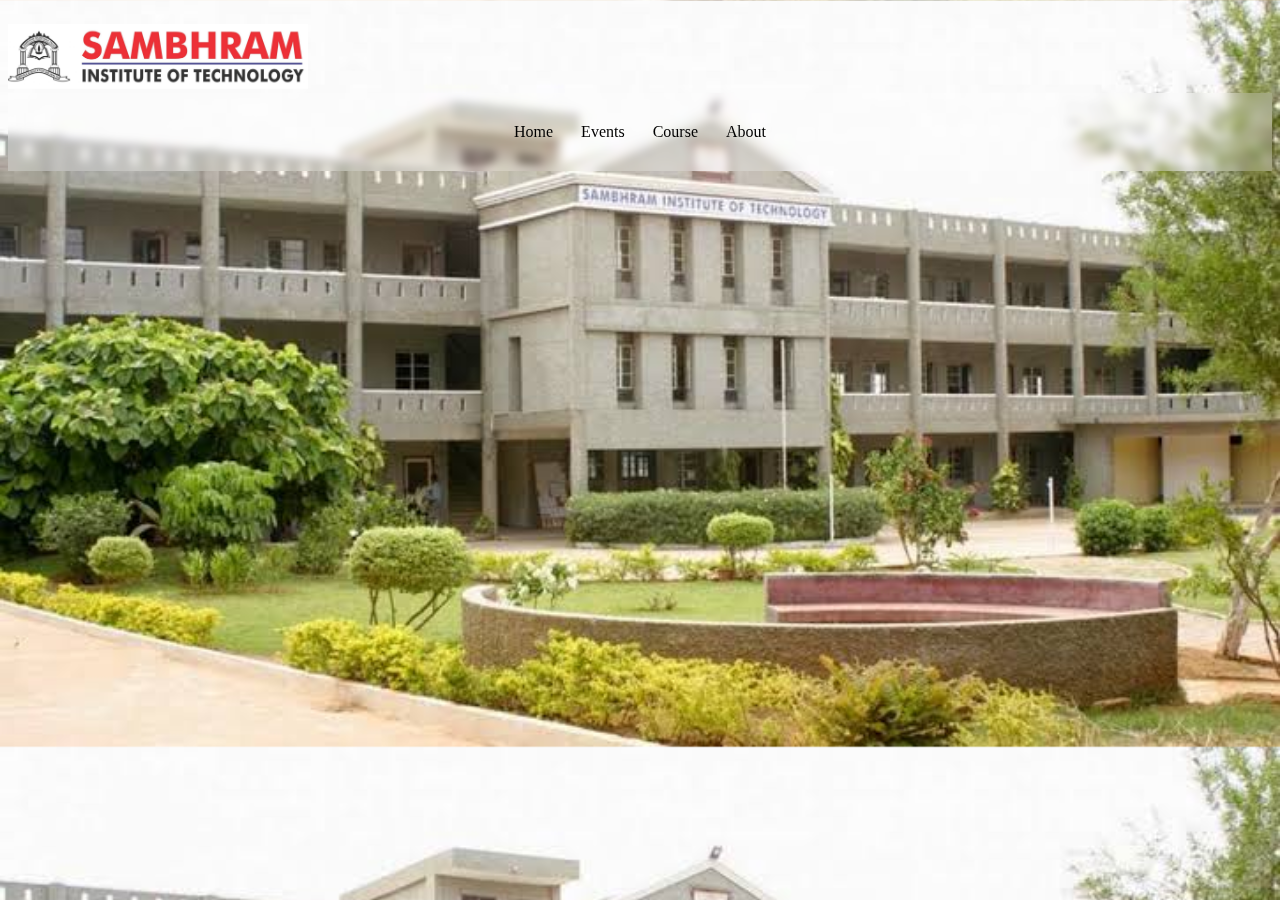
<file: index.html>
<!DOCTYPE html>
<html lang="en">
  <head>
    <meta charset="UTF-8" />
    <meta name="viewport" content="width=device-width, initial-scale=1.0" />
    <title>SAMBHRAM</title>
    <link rel="stylesheet" href="./index.css" />
    <link rel="shortcut icon" href="./icon/logo.jpg" type="image/x-icon" />
    
  </head>

  <body>

    <div id="logos" title="SAMBHRAM Academy of management studies">
      <img src="./icon/home_logo.jpg" width="300px" style="margin-top: 1rem;" alt="">
    </div>

    <div id="navigation_phone">
      <a href="./index.html">Home</a>
      <a href="./events.html">Events</a>
      <a href="./course.html">Course</a>
      <a href="./about.html">About</a>
    </div>
    

  </body>
</html>
</file>
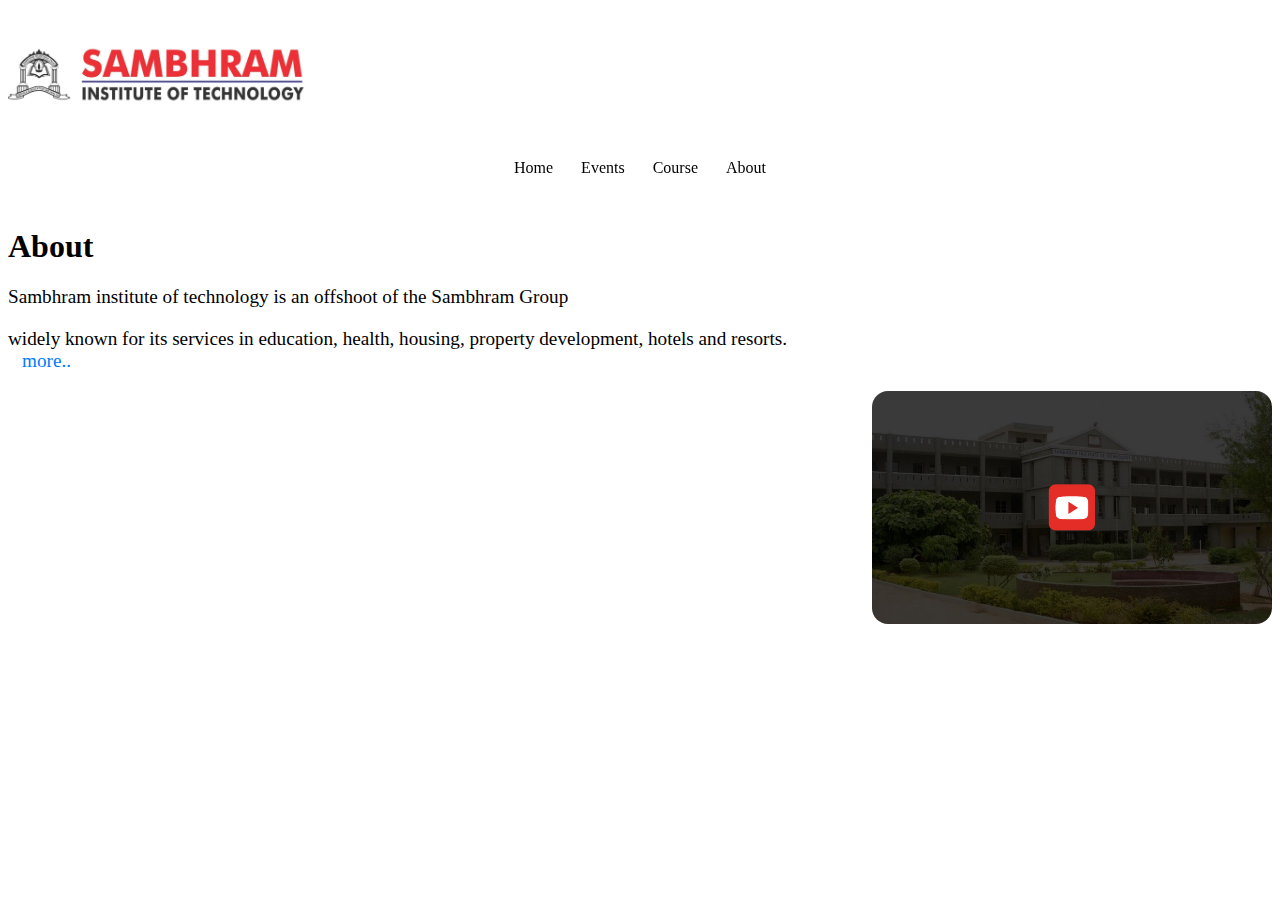
<file: about.html>
<!DOCTYPE html>
<html lang="en">
  <head>
    <meta charset="UTF-8" />
    <meta name="viewport" content="width=device-width, initial-scale=1.0" />
    <title>SAMBHRAM | About</title>
    
    <link rel="stylesheet" href="./index.css" />
    <!-- <link rel="stylesheet" href="./logo.css" /> -->
    <style>
        body{
            background-image: none;
        }
    </style>
    
    <link rel="shortcut icon" href="./icon/logo.jpg" type="image/x-icon" />
    
  </head>
  <body>
    
    <a href="./index.html" style="border: none;">
      <div id="logos" title="SAMBHRAM Academy of management studies">
        <img src="./icon/home_logo.jpg" width="300px" style="margin-top: 1rem;" alt="">
      </div>
    </a>
    
    
    <div id="navigation_phone">
      <a href="./index.html">Home</a>
      <a href="./events.html">Events</a>
      <a href="./course.html">Course</a>
      <a href="./about.html">About</a>
    </div>
    <h1>About</h1>
    <p style="font-size: larger;">Sambhram institute of technology is an offshoot of the Sambhram Group</p>
    <p style="font-size: larger;"> widely known for its services in education, health, housing, property development, hotels and resorts. <br> <a href="https://sambhramit.com/about/" style="color:#007BFF;">more..</a> </p>

    <!-- <img src="./gallery/set1_1.jpg" style="float: right;" alt=""> -->
    
    <a href="https://www.youtube.com/watch?v=nWiWpocS_58" target="_blank"><img src="./icon/heroYoutube.png" style="float: right;border-radius: 1rem; width: 25rem;"  alt="SAMBHRAM" title="play video of SAMBHRAM"></a>
      <!-- contact me -->

  </body>
</html>
</file>
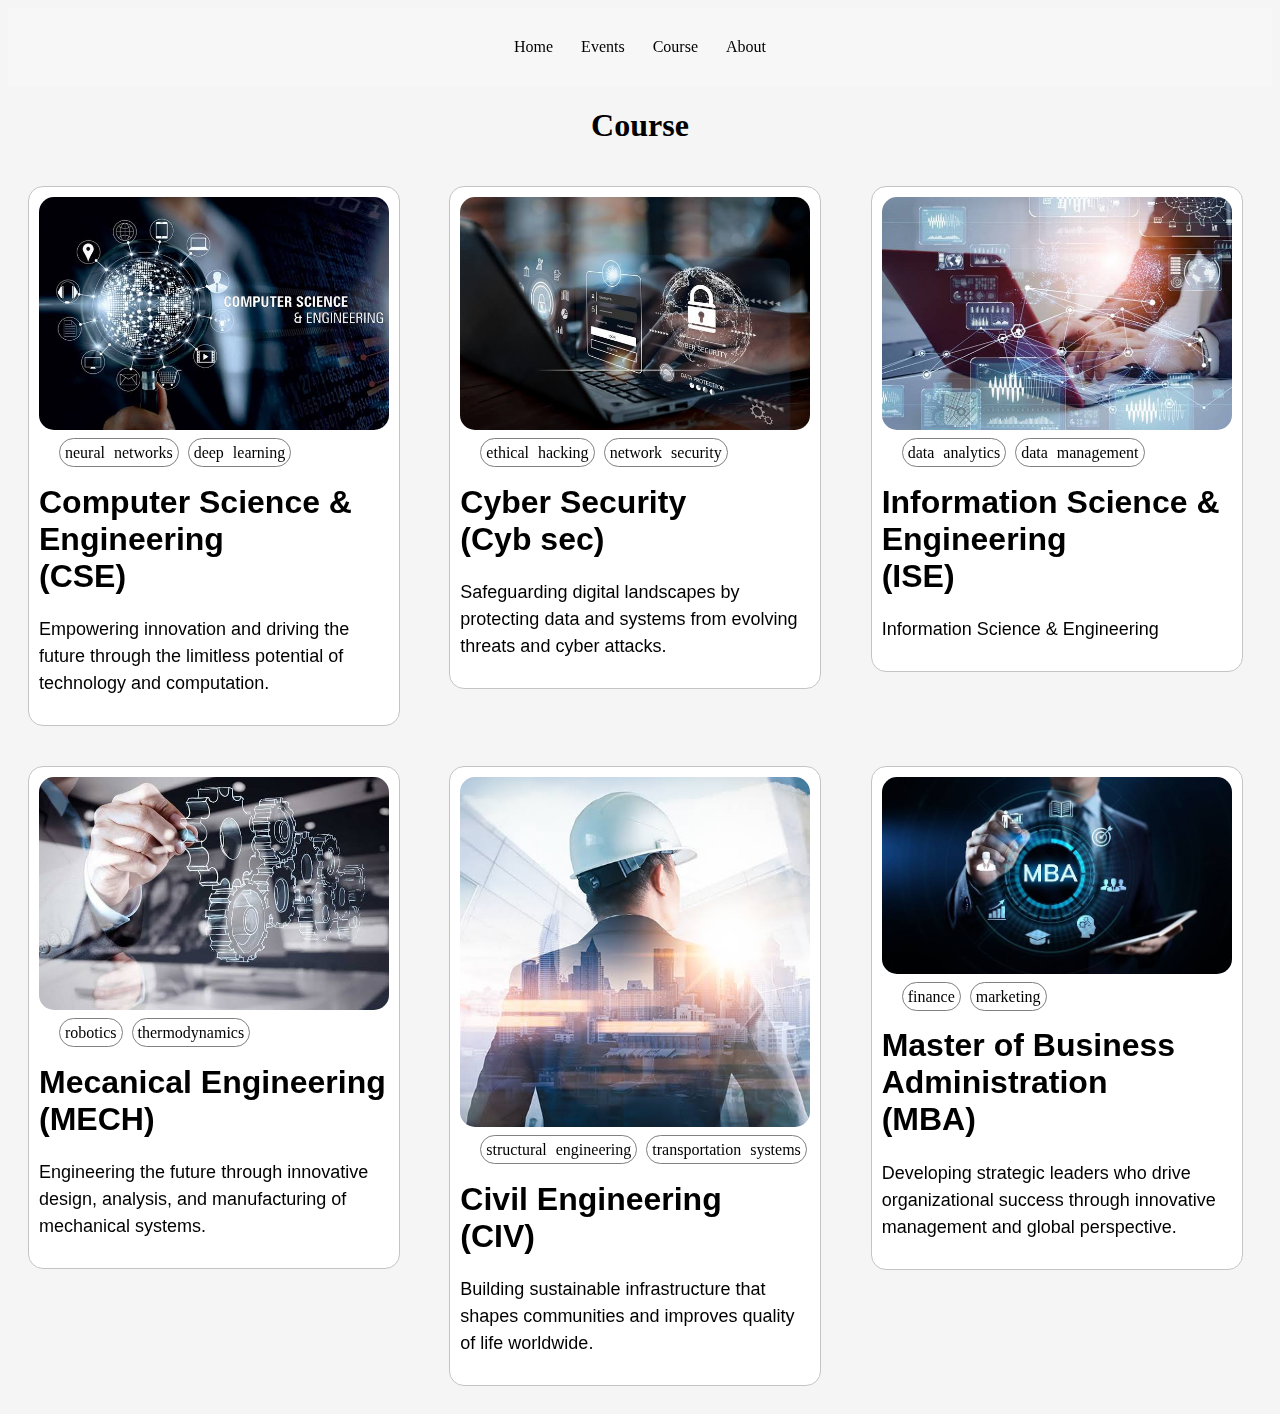
<file: course.html>
<!DOCTYPE html>
<html lang="en">
  <head>
    <meta charset="UTF-8" />
    <meta name="viewport" content="width=device-width, initial-scale=1.0" />
    <title>SAMBHRAM | course</title>

    
    <link rel="stylesheet" href="./index.css" />
    <!-- <link rel="stylesheet" href="./logo.css" /> -->
    <style>
        body{
            background-image: none;
        }
        body{
            background-color: whitesmoke;
        }
      /* .center1 {
        text-align: center;
        width: 100%;
        
      } */
      #container {
        margin: 20px;
        padding: 10px;
        display: inline-block;
        border: 1px solid rgb(197, 195, 195);
        width: 350px;
        background-color: white;
        border-radius: 15px;
      }
      img {
        width: 100%;
        border-radius: 15px;
      }
      .list {
        word-spacing: 5px;
        text-align: left;
        margin-top: 10px;
        margin-left: 20px;
      }
      .list span {
        border: 1px solid grey;
        padding: 5px;
        border-radius: 25px;
      }
      .content {
        display: inline-block;
        text-align: left;
        font: 1em sans-serif;
      }
      .content1{
        text-align: center;
      }
      .center {
        display: inline-block;
        background-color: rgb(146, 213, 239);
        border-radius: 30px;
        width: 100px;
       text-align: center; 
       padding: 10px;
       color: blue;
       cursor: pointer;
      }
      .center:hover{
        background-color: rgb(95, 201, 243) ;
      }
      p{
        font-size: large;
        line-height: 27px;
      }


      #content_grid{
        display: grid;
        grid-template-columns: auto auto auto;
        width: 100%;
      }

      @media screen and (max-width: 1030px) {
       
      #content_grid{
        display: grid;
        grid-template-columns: auto;
      }

      #container {
        width: 300px;
      }
      }



      .hidden {
        opacity: 0;
        filter: blur(5px);
        transform: translateX(-100%);
        transition: all 1s;
      }
      .show {
        opacity: 1;
        filter: blur(0);
        transform: translateX(0);
      }
      @media (prefers-reduced-motion) {
        .hidden {
          transition: none;
        }
      }


      .logo:nth-child(2){
        transition-delay: 200ms;
      }
      .logo:nth-child(3){
        transition-delay: 400ms;
      }
      
      .logo:nth-child(5){
        transition-delay: 200ms;
      }
      .logo:nth-child(6){
        transition-delay: 400ms;
      }
      .logo:nth-child(8){
        transition-delay: 200ms;
      }
      .logo:nth-child(9){
        transition-delay: 400ms;
      }
      
      
    </style>

    
    <link rel="shortcut icon" href="./icon/logo.jpg" type="image/x-icon" />
    
  </head>
  <body>
    
    

    
    <div id="navigation_phone">
      <a href="./index.html">Home</a>
      <a href="./events.html">Events</a>
      <a href="./course.html">Course</a>
      <a href="./about.html">About</a>
    </div>
    
    <h1 style="text-align: center;">Course</h1>
    

<div id="content_grid">
    <div class="center1 hidden logo">
      <div id="container">
        <img
          src="./courses_images/Computer_Science_Engineering.jpeg"
          alt="no photo found"
        />
        <div class="list">
          <span>neural networks</span>
          <span>deep learning</span>
          
        </div>
        <div class="content">
          <h1>Computer Science & Engineering <br> (CSE)</h1>
          <p>
            Empowering innovation and driving the future through the limitless potential of technology and computation.
          </p>
          <div class="content1">
            
        </div>
        </div>
      </div>
    </div>


    <div class="center1 hidden logo">
      <div id="container">
        <img
          src="./courses_images/cyber_security.jpeg"
          alt="no photo found"
        />
        <div class="list">
          <span>ethical hacking</span>
          <span>network security</span>
          
        </div>
        <div class="content">
          <h1>Cyber Security <br>(Cyb sec)</h1>
          <p>
            Safeguarding digital landscapes by protecting data and systems from evolving threats and cyber attacks.
          </p>
          <div class="content1">
            
        </div>
        </div>
      </div>
    </div>

    <div class="center1 hidden logo">
      <div id="container">
        <img
          src="./courses_images/information_science.jpeg"
          alt="no photo found"
        />
        <div class="list">
          <span>data analytics</span>
          
          <span> data management</span>
        </div>
        <div class="content">
          <h1>Information Science & Engineering <br>(ISE)</h1>
          <p>
            Information Science & Engineering
          </p>
          <div class="content1">
            
        </div>
        </div>
      </div>
    </div>
 
    <div class="center1 hidden logo">
      <div id="container">
        <img
          src="./courses_images/mechanical_enginearing.jpeg"
          alt="no photo found"
        />
        <div class="list">
          <span>robotics</span>
          <span>thermodynamics</span>
        </div>
        <div class="content">
          <h1>Mecanical Engineering <br>(MECH)</h1>
          <p>
            Engineering the future through innovative design, analysis, and manufacturing of mechanical systems.
          </p>
          <div class="content1">
            
        </div>
        </div>
      </div>
    </div>
    <div class="center1 hidden logo">
      <div id="container">
        <img
          src="./courses_images/civil.jpeg"
          alt="no photo found"
        />
        <div class="list">
          <span>structural engineering</span>
          <span>transportation systems</span>
        </div>
        <div class="content">
          <h1>Civil Engineering <br>(CIV)</h1>
          <p>
            Building sustainable infrastructure that shapes communities and improves quality of life worldwide.
          </p>
          <div class="content1">
            
        </div>
        </div>
      </div>
    </div>

    <div class="center1 hidden logo">
      <div id="container">
        <img
          src="./courses_images/MBA.jpeg"
          alt="no photo found"
        />
        <div class="list">
          <span> finance</span>
          <span>marketing</span>
        </div>
        <div class="content">
          <h1>Master of Business Administration  <br>(MBA)</h1>
          <p>
            Developing strategic leaders who drive organizational success through innovative management and global perspective.
          </p>
          <div class="content1">
            
        </div>
        </div>
      </div>
    </div>


  </div>
  </body>
  <script>
    const observer = new IntersectionObserver((entries) => {
      entries.forEach((entry) => {
        console.log(entry);
        if (entry.isIntersecting) {
          entry.target.classList.add("show");
        } else {
          entry.target.classList.remove("show");
        }
      });
    });
    const hiddenElements = document.querySelectorAll(".hidden");
    hiddenElements.forEach((e1) => observer.observe(e1));
  </script>
</html>
</file>
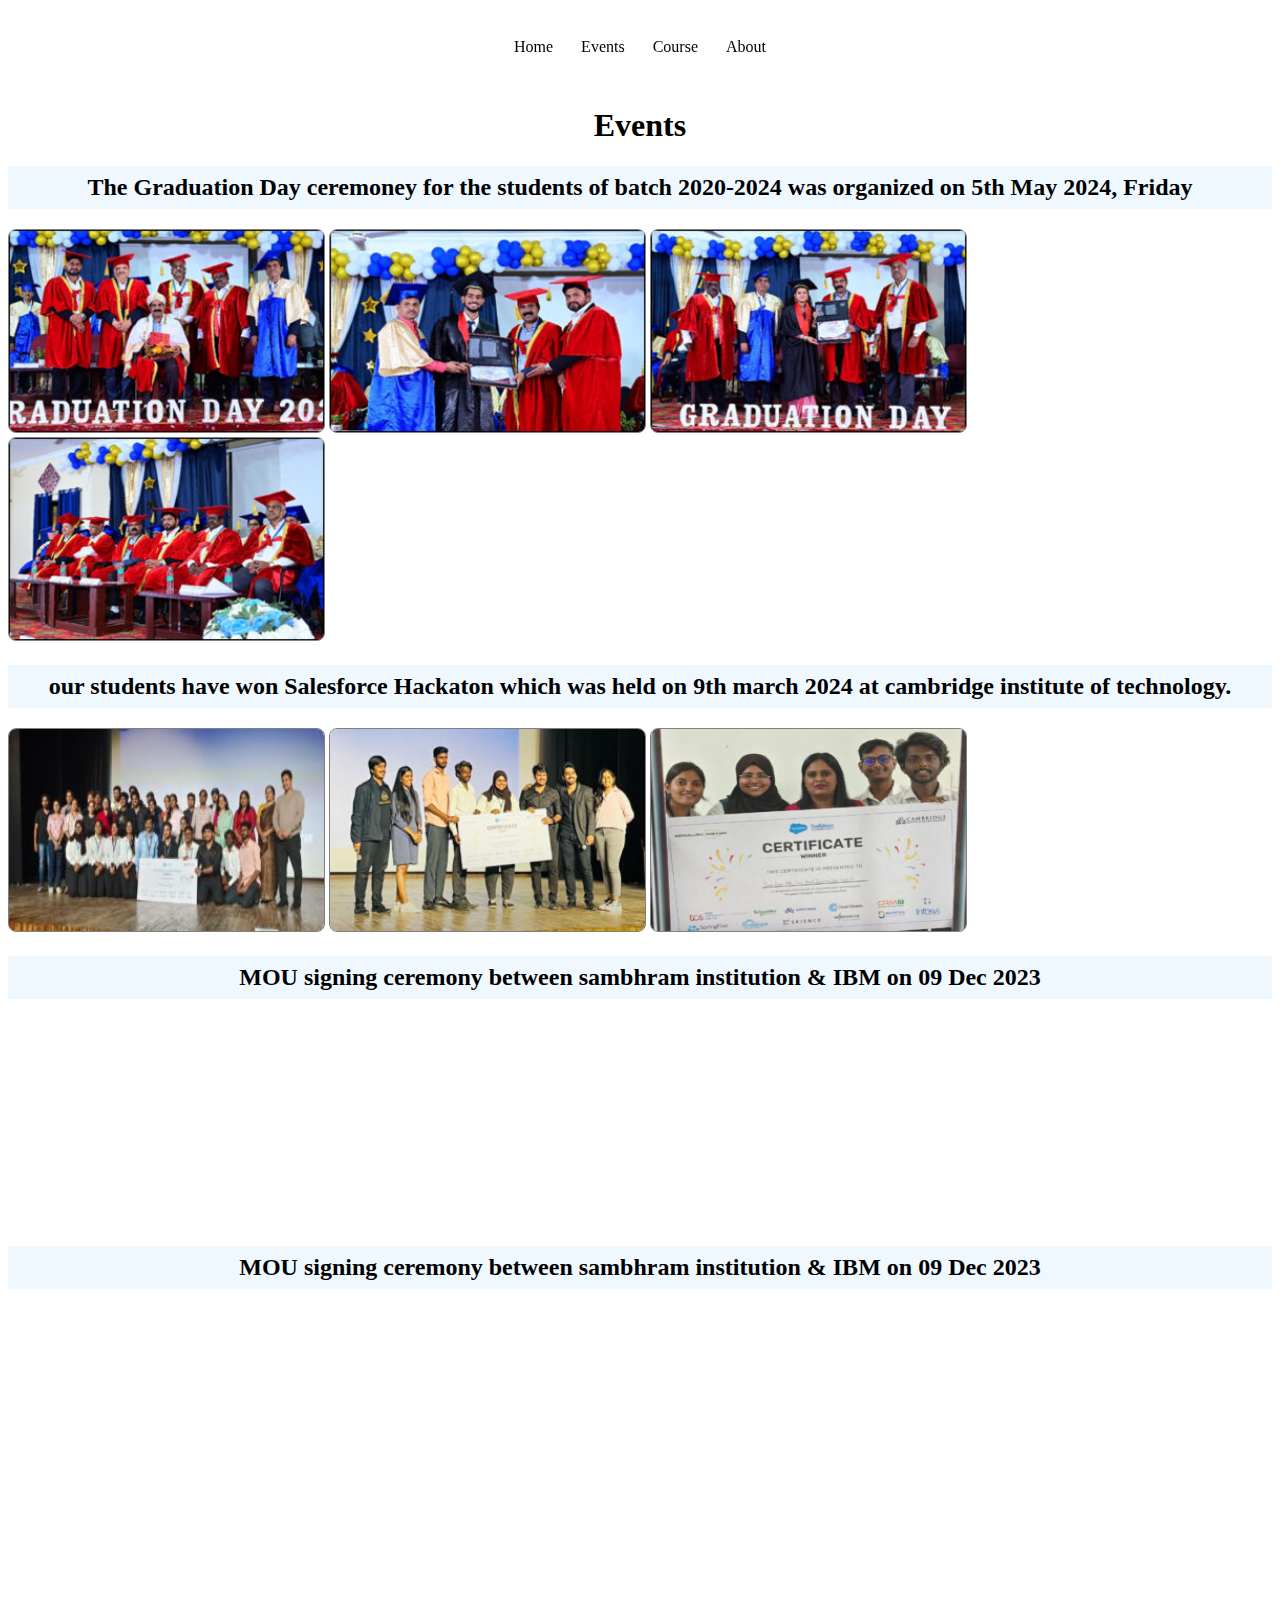
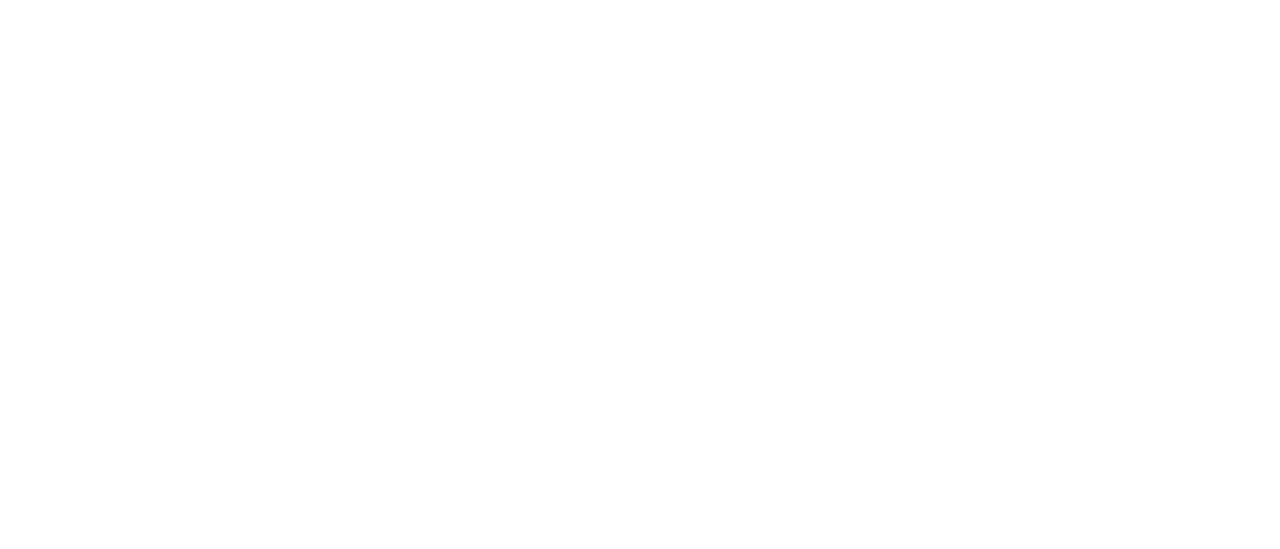
<file: events.html>
<!DOCTYPE html>
<html lang="en">
  <head>
    <meta charset="UTF-8" />
    <meta name="viewport" content="width=device-width, initial-scale=1.0" />
    <title>SAMBHRAM | events</title>

    <link rel="stylesheet" href="index.css" >
    <!-- <link rel="stylesheet" href="./logo.css" /> -->

    <style>
      body {
        background-image: none;
      }
      img {
        border-radius: 0.5rem;
        border: 1px solid grey;
        width: 315px;
        height: 202px;
      }

      .hidden {
        opacity: 0;
        filter: blur(5px);
        transform: translateX(-100%);
        transition: all 0.5s;
      }
      .show {
        opacity: 1;
        filter: blur(0);
        transform: translateX(0);
      }
      @media (prefers-reduced-motion) {
        .hidden {
          transition: none;
        }
      }

      @media screen and (max-width: 1030px) {
        img {
          display: block;

          margin: auto;
        }
      }

      h2{
            position: sticky;
            top: 0;
            z-index: 10;
        }
    </style>

    <link rel="shortcut icon" href="./icon/logo.jpg" type="image/x-icon" />
  </head>
  <body>
    


    <div id="navigation_phone">
      <a href="./index.html">Home</a>
      <a href="./events.html">Events</a>
      <a href="./course.html">Course</a>
      <a href="./about.html">About</a>
    </div>

    <h1 style="text-align: center">Events</h1>
    <div>
      <h2
        style="text-align: center; background-color: aliceblue; padding: 0.5rem"
      >
        The Graduation Day ceremoney for the students of batch 2020-2024 was
        organized on 5th May 2024, Friday
      </h2>
      <img src="gallery/set1_1.jpg" class="hidden" />
      <img src="gallery/set1_2.jpg" class="hidden" />
      <img src="gallery/set1_3.jpg" class="hidden" />
      <img src="gallery/set1_4.jpg" class="hidden" />

      <h2
        style="text-align: center; background-color: aliceblue; padding: 0.5rem"
      >
        our students have won Salesforce Hackaton which was held on 9th march
        2024 at cambridge institute of technology.
      </h2>

      <img src="gallery/set2_1.jpeg" class="hidden" />
      <img src="gallery/set2_2.jpeg" class="hidden" />
      <img src="gallery/set2_3.jpeg" class="hidden" />

      <h2
        style="text-align: center; background-color: aliceblue; padding: 0.5rem"
      >
        MOU signing ceremony between sambhram institution & IBM on 09 Dec 2023
      </h2>
      <img src="gallery/set3_1.jpeg" class="hidden" />

      <h2
        style="text-align: center; background-color: aliceblue; padding: 0.5rem"
      >
        MOU signing ceremony between sambhram institution & IBM on 09 Dec 2023
      </h2>
      <img src="gallery/set4_1.jpeg" class="hidden" />
      <img src="gallery/set4_2.jpeg" class="hidden" />
      <img src="gallery/set4_3.jpeg" class="hidden" />
      <img src="gallery/set4_4.jpeg" class="hidden" />
      <img src="gallery/set4_5.jpeg" class="hidden" />
      <img src="gallery/set4_6.jpeg" class="hidden" />
      <img src="gallery/set4_7.jpeg" class="hidden" />
      <img src="gallery/set4_8.jpeg" class="hidden" />
      <img src="gallery/set4_9.jpeg" class="hidden" />
      <img src="gallery/set4_10.jpeg" class="hidden" />
    </div>
  </body>
  <script>
    const observer = new IntersectionObserver((entries) => {
      entries.forEach((entry) => {
        console.log(entry);
        if (entry.isIntersecting) {
          entry.target.classList.add("show");
        } else {
          entry.target.classList.remove("show");
        }
      });
    });
    const hiddenElements = document.querySelectorAll(".hidden");
    hiddenElements.forEach((e1) => observer.observe(e1));
  </script>
</html>
</file>
<file: index.css>
body {
    background-size: cover;
    background-image: url("./icon/hero.jpeg");
}

#navigation {
    display: flex;
    justify-content: center;
    align-items: center;
    border: 2px #161c91 solid;
    border-radius: 60px;
    box-sizing: border-box;
    width: fit-content;
    position: absolute;
    top: 10%;
    left: 50%;
    transform: translate(-50%, -50%);
    padding: 0 3px 0 3px;
    box-shadow: 0 4px 8px 0 rgba(0, 0, 0, 0.2);

    transition: all 0.3s ease-in-out;
}

a {
    cursor: pointer;
    margin: 7px;
    padding: 5px;
    border: transparent solid 2.5px;
    border-radius: 15px;
    text-decoration: none;
    color: black;
}

a:hover {
    color: #161c91;
    background-color: #f1fafb;
    border: #7ea6f4 solid 2.5px;
    box-shadow: 0 8px 16px 0 rgba(0, 0, 0, 0.2);
}

/* we can remove this two sets as it's already there in logo.css and can import in index.html */
#logos>h1 {
    margin: 0;
    font-family: 'Trebuchet MS', 'Lucida Sans Unicode', 'Lucida Grande', 'Lucida Sans', Arial, sans-serif;
    text-decoration: underline;
    text-decoration-color: black;
    font-size: 2.5rem;
}

#logos>strong {
    font: 1em sans-serif;
    font-weight: bolder;
    font-size: 0.8rem;
}

#navigation_phone {
    display: none;
}

    #navigation_phone {
        display: flex;
        justify-content: center;
        align-items: center;
        padding: 1rem 2rem;
        background: rgba(255, 255, 255, 0.25);
        backdrop-filter: blur(4px);
        -webkit-backdrop-filter: blur(4px);
        border: 1px solid rbgs(255, 255, 255, 0.18);
        
    }
</file>
